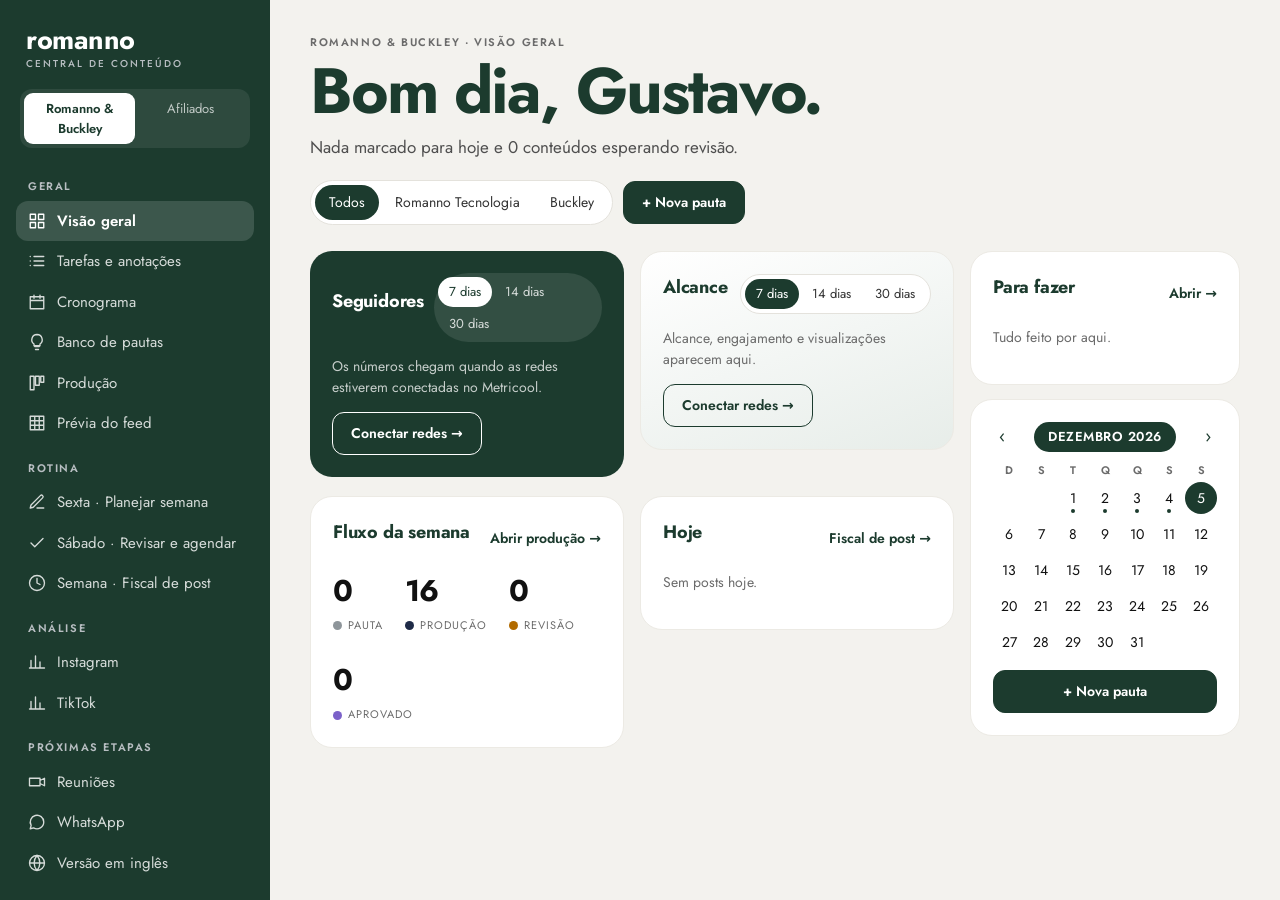
<file: index.html>
<!doctype html>
<html lang="pt-BR"><head><meta charset="utf-8"><meta name="viewport" content="width=device-width,initial-scale=1">
<title>Central de Conteúdo — Romanno & Buckley</title>
<link rel="preconnect" href="https://fonts.googleapis.com"><link href="https://fonts.googleapis.com/css2?family=Jost:wght@400;500;600;700;800&display=swap" rel="stylesheet">
<link rel="stylesheet" href="style.css"></head>
<body data-painel="marcas">
<aside class="lateral">
  <div class="logo">romanno<small>central de conteúdo</small></div>
  <div class="paineis"><a href="index.html" class="on">Romanno & Buckley</a><a href="afiliados.html" class="">Afiliados</a></div>
  <nav id="menu"></nav>
  <div class="eu"><span class="av">G</span>Gustavo</div>
</aside>
<main><div id="aviso" class="hide"></div><div id="conteudo"></div></main>
<dialog id="modal"></dialog>
<script>/* evita versão antiga em cache */for (const s of ['config.js', 'app.js']) document.write('<script src="' + s + '?v=' + Date.now() + '"><\/script>');</script>
</body></html>
</file>
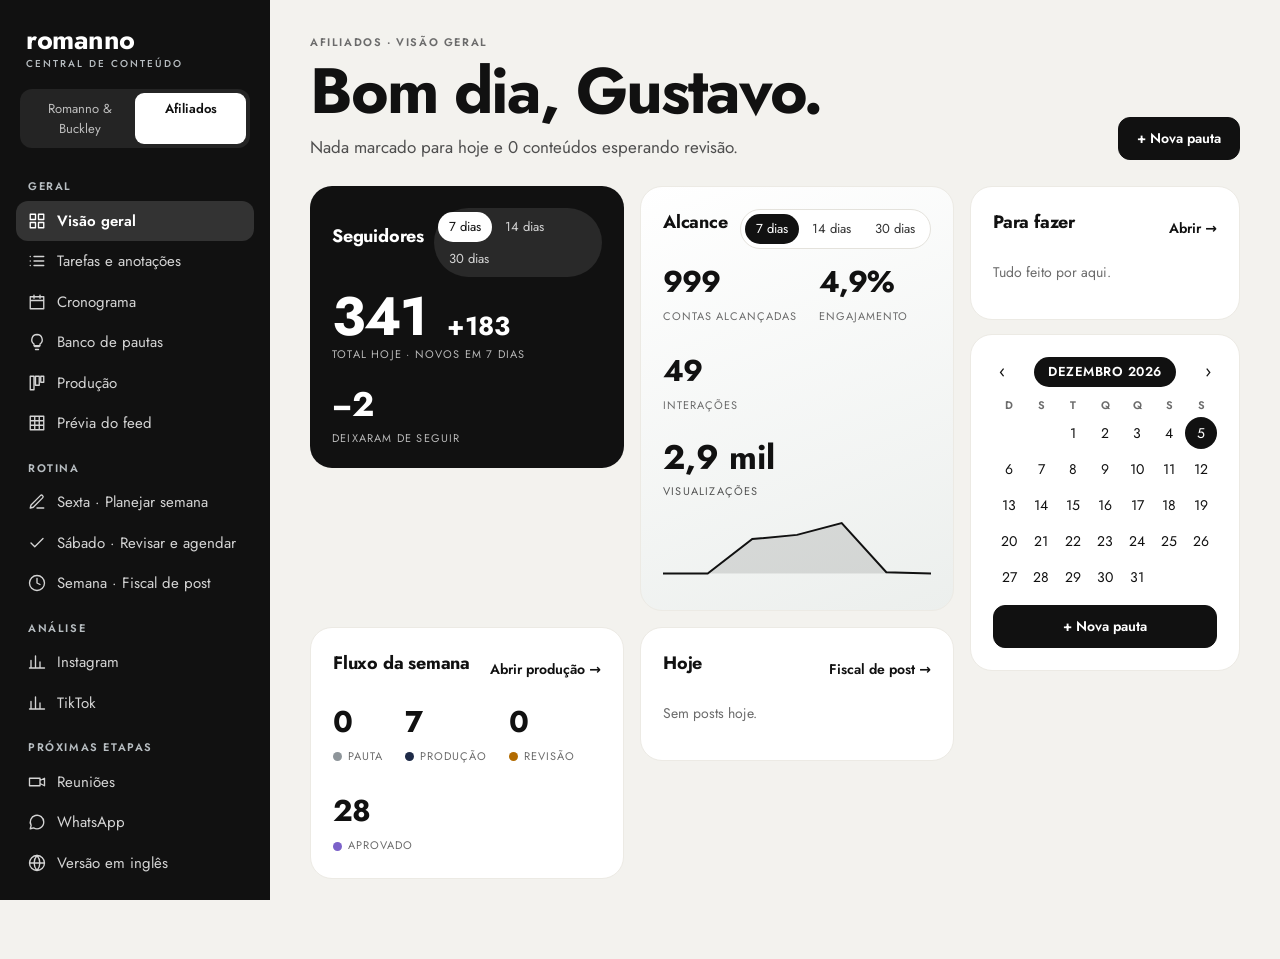
<file: afiliados.html>
<!doctype html>
<html lang="pt-BR"><head><meta charset="utf-8"><meta name="viewport" content="width=device-width,initial-scale=1">
<title>Central de Conteúdo — Afiliados</title>
<link rel="preconnect" href="https://fonts.googleapis.com"><link href="https://fonts.googleapis.com/css2?family=Jost:wght@400;500;600;700;800&display=swap" rel="stylesheet">
<link rel="stylesheet" href="style.css"></head>
<body data-painel="afiliados">
<aside class="lateral">
  <div class="logo">romanno<small>central de conteúdo</small></div>
  <div class="paineis"><a href="index.html" class="">Romanno & Buckley</a><a href="afiliados.html" class="on">Afiliados</a></div>
  <nav id="menu"></nav>
  <div class="eu"><span class="av">G</span>Gustavo</div>
</aside>
<main><div id="aviso" class="hide"></div><div id="conteudo"></div></main>
<dialog id="modal"></dialog>
<script>/* evita versão antiga em cache */for (const s of ['config.js', 'app.js']) document.write('<script src="' + s + '?v=' + Date.now() + '"><\/script>');</script>
</body></html>
</file>
<file: style.css>
:root { --marca: #1C3B2E; --marca2: #25503F; --claro: #E7EDE9; --papel: #F3F2EE; --carta: #fff; --tinta: #111; --cinza: #6B6B6B; --linha: #E4E2DC; --prata: #B8BEC2; --r: 22px }
* { box-sizing: border-box }
body { margin: 0; font: 15px/1.5 "Jost", system-ui, sans-serif; color: var(--tinta); background: var(--papel); display: flex; min-height: 100vh }
a { color: inherit; text-decoration: none }
button, input, select, textarea { font: inherit }

/* lateral */
.lateral { width: 270px; flex: none; background: var(--marca); color: #fff; padding: 26px 16px; position: sticky; top: 0; height: 100vh; overflow-y: auto; display: flex; flex-direction: column; transition: background .3s }
.logo { font-size: 27px; font-weight: 700; letter-spacing: -.5px; padding: 0 10px 14px; line-height: 1 }
.logo small { display: block; font-size: 10px; font-weight: 500; letter-spacing: 2px; text-transform: uppercase; color: var(--prata); margin-top: 6px }
.paineis { display: flex; background: rgba(255,255,255,.08); border-radius: 12px; padding: 4px; margin: 6px 4px 14px }
.paineis a { flex: 1; text-align: center; padding: 6px 4px; border-radius: 9px; font-size: 13px; color: rgba(255,255,255,.7) }
.paineis a.on { background: #fff; color: var(--marca); font-weight: 600 }
#menu .sec { font-size: 11px; letter-spacing: 1.6px; text-transform: uppercase; color: var(--prata); margin: 16px 12px 6px; font-weight: 600 }
#menu a { display: flex; align-items: center; gap: 11px; padding: 9px 12px; border-radius: 12px; color: rgba(255,255,255,.82); font-size: 15px }
#menu a:hover { background: rgba(255,255,255,.07) }
#menu a.on { background: rgba(255,255,255,.14); color: #fff; font-weight: 600 }
#menu span { flex: 1 }
.ico { width: 18px; height: 18px; fill: none; stroke: currentColor; stroke-width: 1.8; stroke-linecap: round; stroke-linejoin: round; flex: none }
.badge { background: #fff; color: var(--marca); border-radius: 99px; font-size: 11px; min-width: 20px; height: 20px; display: grid; place-items: center; padding: 0 6px }
.eu { margin-top: auto; padding: 18px 12px 0; display: flex; align-items: center; gap: 10px; color: rgba(255,255,255,.8) }
.av { width: 30px; height: 30px; border-radius: 50%; background: var(--prata); color: var(--marca); display: grid; place-items: center; font-weight: 700 }

/* conteúdo */
main { flex: 1; min-width: 0; padding: 34px 40px 80px }
.cabeca { display: flex; justify-content: space-between; align-items: flex-end; gap: 20px; flex-wrap: wrap; margin-bottom: 26px }
.eyebrow { font-size: 11px; letter-spacing: 1.6px; text-transform: uppercase; color: var(--cinza); font-weight: 600 }
h1 { font-size: clamp(38px, 5vw, 68px); line-height: 1; letter-spacing: -2px; margin: 8px 0 12px; color: var(--marca); font-weight: 700 }
.lead { color: #4F4F4F; max-width: 640px; margin: 0; font-size: 17px }
h2 { font-size: 21px; margin: 28px 0 12px; letter-spacing: -.3px }
h3 { font-size: 18px; margin: 0 0 12px; color: var(--marca); letter-spacing: -.2px }
.acoes { display: flex; gap: 10px; flex-wrap: wrap; align-items: center }
.muted { color: var(--cinza); font-size: 13px }
.vazio { color: var(--cinza); font-size: 14px }
.erro { color: #B3261E; font-size: 13px }
.ok { color: #1B6E34; font-size: 13px }
.pre { white-space: pre-wrap; margin: 0 }

.card { background: var(--carta); border-radius: var(--r); padding: 22px; margin-bottom: 14px; border: 1px solid #ECEAE4 }
.card.escuro { background: var(--marca); color: #fff; border: 0 }
.card.escuro h3 { color: #fff }
.card.claro { background: linear-gradient(160deg, #fff, var(--claro)) }
.card.destaque { background: var(--claro); border: 0 }
.card.mini { padding: 12px; border-radius: 14px; font-size: 14px }
.cardhead { display: flex; justify-content: space-between; align-items: center; gap: 10px; margin-bottom: 10px }
.cardhead a, .link { color: var(--marca); font-weight: 600; font-size: 14px; background: none; border: 0; padding: 0; cursor: pointer }

.btn { background: var(--marca); color: #fff; border: 1.5px solid var(--marca); padding: 10px 18px; border-radius: 12px; cursor: pointer; font-weight: 600; white-space: nowrap; display: inline-block; font-size: 14px }
.btn:hover { background: var(--marca2) }
.btn.ghost { background: transparent; color: var(--marca) }
.btn.ghost:hover { background: var(--claro) }
.btn.full { width: 100%; margin-top: 12px; text-align: center }
.btn:disabled { opacity: .35; cursor: default }
.redondo { width: 38px; height: 38px; border-radius: 50%; border: 1.5px solid var(--marca); background: #fff; color: var(--marca); cursor: pointer; font-size: 16px }
.seta { background: none; border: 0; cursor: pointer; font-size: 18px; color: var(--marca) }
.x { background: none; border: 0; font-size: 20px; color: var(--cinza); cursor: pointer; line-height: 1 }

.seg, .tabs { display: inline-flex; background: #fff; border: 1px solid var(--linha); border-radius: 99px; padding: 4px; gap: 2px; flex-wrap: wrap }
.seg button, .tabs button { border: 0; background: none; padding: 7px 14px; border-radius: 99px; cursor: pointer; font-size: 14px; color: #333 }
.seg button.on, .tabs button.on { background: var(--marca); color: #fff }
.card.escuro .tabs { background: rgba(255,255,255,.1); border: 0 }
.card.escuro .tabs button { color: rgba(255,255,255,.8) }
.card.escuro .tabs button.on { background: #fff; color: var(--marca) }
.tabs button { padding: 5px 11px; font-size: 13px }

label { display: block; font-size: 13px; font-weight: 600; color: #333; margin-bottom: 8px }
input, select, textarea { width: 100%; padding: 10px 12px; border: 1px solid #D9D6CE; border-radius: 10px; background: #fff; margin-top: 4px; font-weight: 400; font-size: 14px }
textarea { min-height: 84px; resize: vertical }
input[type=checkbox] { width: auto; margin: 0 6px 0 0; accent-color: var(--marca) }
.chk { display: flex; align-items: center; font-weight: 400; font-size: 14px; margin: 4px 0 }
.form-linha { display: flex; gap: 12px; align-items: flex-end; flex-wrap: wrap }
.form-linha label { margin: 0 }
.form-linha .btn { margin-bottom: 1px }
.cresce { flex: 1; min-width: 200px }
.row { display: flex; gap: 8px; align-items: center; flex-wrap: wrap; margin-top: 8px }
.row input, .row select { width: auto; margin: 0 }

.dot { display: inline-block; width: 9px; height: 9px; border-radius: 50%; margin-right: 6px; vertical-align: middle; flex: none }
.e-pauta { background: #8E959A } .e-producao { background: #1E2A47 } .e-revisao { background: #B26B00 } .e-aprovado { background: #7B61C9 } .e-agendado { background: #3B6FD8 } .e-publicado { background: #1B8A3C }
.tag { background: var(--claro); border-radius: 99px; padding: 1px 9px; font-size: 12px; font-weight: 500 }
.pill { background: var(--marca); color: #fff; border-radius: 99px; padding: 5px 14px; font-size: 13px; font-weight: 600; text-transform: uppercase; letter-spacing: .5px }

/* visão geral */
.grid-visao { display: grid; grid-template-columns: 1.1fr 1.1fr .9fr; gap: 16px; align-items: start }
.grid-visao > .card { margin: 0 }
.col-dir { grid-row: span 2 }
.big { font-size: 54px; font-weight: 700; letter-spacing: -2px; line-height: 1.1 }
.big small { font-size: 26px; letter-spacing: 0; margin-left: 8px }
.big2 { font-size: 34px; font-weight: 700; margin-top: 16px }
.sub { font-size: 11px; letter-spacing: 1.2px; text-transform: uppercase; opacity: .7 }
.kpis { display: flex; gap: 22px; flex-wrap: wrap }
.kpis b { display: block; font-size: 30px; font-weight: 700; letter-spacing: -1px }
.kpis span { font-size: 11px; letter-spacing: 1px; text-transform: uppercase; color: var(--cinza) }
.kpis.cards3, .kpis.cards { display: grid; grid-template-columns: repeat(auto-fill, minmax(170px, 1fr)); gap: 12px; margin-bottom: 14px }
.kpis.cards .card, .kpis.cards3 .card { margin: 0; padding: 16px }
.spark { width: 100%; height: 70px; margin-top: 12px }
.spark .area { fill: var(--marca); opacity: .12 } .spark .linha { fill: none; stroke: var(--marca); stroke-width: 2.5 }
.card.escuro .vazio { color: rgba(255,255,255,.75) }
.card.escuro .btn.ghost { color: #fff; border-color: #fff }
.li { display: flex; align-items: center; gap: 10px; padding: 9px 0; border-bottom: 1px solid #F0EEE8; flex-wrap: wrap }
.li:last-child { border-bottom: 0 }
.st { font-size: 12px; padding: 2px 8px; border-radius: 6px; background: #EEE }
.st-publicado { background: #E3F6E8; color: #1B6E34 } .st-falhou { background: #FDE7E7; color: #A12020 } .st-manual, .st-aguardando { background: #FFF1D6; color: #8A5A00 } .st-agendado, .st-aprovado { background: var(--claro); color: var(--marca) }
.calhead { display: flex; justify-content: space-between; align-items: center; margin-bottom: 10px }
.minical { display: grid; grid-template-columns: repeat(7, 1fr); text-align: center; gap: 4px 0; font-size: 14px }
.minical b { font-size: 11px; color: var(--cinza); font-weight: 600 }
.minical a { position: relative; padding: 5px 0; border-radius: 50%; aspect-ratio: 1; display: grid; place-items: center }
.minical a.hoje { background: var(--marca); color: #fff; width: 32px; margin: auto }
.minical a i { position: absolute; bottom: 1px; left: 50%; width: 4px; height: 4px; border-radius: 50%; background: var(--marca); transform: translateX(-50%) }

/* tarefas */
.tarefa.feito span { text-decoration: line-through; color: var(--cinza) }
.tarefa span:first-of-type { flex: 1 }

/* cronograma */
.legenda { display: flex; gap: 16px; flex-wrap: wrap; font-size: 13px; color: #444; margin-bottom: 14px }
.cal { background: #fff; border-radius: var(--r); overflow: hidden; border: 1px solid #ECEAE4 }
.cal-h, .cal-g { display: grid; grid-template-columns: repeat(7, minmax(0, 1fr)) }
.cal-h b { padding: 12px; font-size: 12px; letter-spacing: 1px; text-transform: uppercase; color: var(--cinza); background: #F7F5F0 }
.dia { min-height: 128px; padding: 8px; border-top: 1px solid #F0EEE8; border-left: 1px solid #F0EEE8; cursor: pointer }
.dia.fora { background: #F3F1EC; cursor: default }
.dia.hoje .n { background: var(--marca); color: #fff; border-radius: 99px; padding: 1px 8px }
.dia .n { font-weight: 600; font-size: 14px; display: inline-block; margin-bottom: 6px }
.evento { display: block; width: 100%; text-align: left; border: 0; background: #F4F3EF; border-radius: 9px; padding: 5px 7px; font-size: 12px; margin-bottom: 4px; cursor: pointer; line-height: 1.3; overflow: hidden }
.evento b { color: var(--cinza); font-weight: 500 }
.evento.reun { background: #FDE7E7 }

/* banco */
.acordeao { border-radius: 18px; overflow: hidden; background: #fff; margin-bottom: 14px; border: 1px solid #ECEAE4 }
.acordeao summary { color: #fff; padding: 14px 22px; font-weight: 600; font-size: 17px; cursor: pointer; list-style: none }
.acordeao summary::before { content: '›'; display: inline-block; margin-right: 10px; transition: .2s }
.acordeao[open] summary::before { transform: rotate(90deg) }
.cont { background: rgba(255,255,255,.2); border-radius: 99px; padding: 0 8px; font-size: 13px; margin-left: 6px }
.acordeao .li, .acordeao .vazio { padding: 14px 22px; margin: 0 }

/* produção */
.kanban { display: grid; grid-auto-flow: column; grid-auto-columns: minmax(250px, 1fr); gap: 14px; overflow-x: auto; padding-bottom: 10px }
.coluna { background: #EAE8E2; border-radius: var(--r); padding: 12px; min-height: 420px }
.colhead { font-size: 12px; letter-spacing: 1px; text-transform: uppercase; font-weight: 600; padding: 4px 6px 12px; display: flex; align-items: center; gap: 4px }
.colhead .muted { margin-left: auto }
.kcard { padding: 16px; cursor: grab; margin-bottom: 10px }
.kcard b { display: block; line-height: 1.3; margin-bottom: 8px }
.meta { font-size: 13px; color: var(--cinza); margin: 2px 0 }
.kacoes { display: flex; justify-content: flex-end; gap: 8px; margin-top: 10px }
.coluna .vazio { padding: 6px; font-size: 13px }

/* planejar / revisar */
.duas { display: grid; grid-template-columns: 1fr 1fr; gap: 18px }
.duas.larga { grid-template-columns: 1.8fr 1fr }
.tres { display: grid; grid-template-columns: repeat(3, 1fr); gap: 12px }
.grade5 { display: grid; grid-template-columns: repeat(5, minmax(0, 1fr)); gap: 8px }
.falta { background: #FFF6E5; padding: 10px 14px; border-radius: 12px; margin-bottom: 6px; font-size: 14px }
.destinos { display: grid; grid-template-columns: repeat(auto-fill, minmax(250px, 1fr)); gap: 12px; margin-top: 12px }
.destino { border: 1px solid #ECEAE4; border-radius: 16px; padding: 12px; background: #FBFAF7 }
.prevtopo { font-size: 13px; margin-bottom: 6px }
.previa { white-space: pre-wrap; background: #fff; border: 1px dashed #D9D6CE; border-radius: 10px; padding: 8px; font-size: 13px; min-height: 36px }
.modo { font-size: 12px; padding: 2px 8px; border-radius: 6px; display: inline-block; font-weight: 500 }
.modo.auto { background: #E3F6E8; color: #1B6E34 } .modo.manual { background: #FFF1D6; color: #8A5A00 } .modo.conexao, .modo.pendente { background: #FDE7E7; color: #A12020 }
table { width: 100%; border-collapse: collapse; font-size: 13px }
td { padding: 9px 4px; border-bottom: 1px solid #F0EEE8; vertical-align: top }
tr.nao { opacity: .5 }
.sticky { position: sticky; top: 20px }
.alerta { display: block; padding: 11px 14px; border-radius: 12px; margin: 8px 0; font-size: 14px }
.alerta.erro { background: #FDE7E7; color: #A12020 } .alerta.manual { background: #FFF1D6; color: #8A5A00 }
.card.linha { display: grid; grid-template-columns: 2fr 1.2fr 1.4fr auto; gap: 12px; align-items: center; padding: 16px }
.card.linha select, .card.linha input { margin: 0 }

/* feed */
.abas-perfil { margin-bottom: 16px }
.perfil-topo { display: flex; gap: 14px; align-items: center; margin-bottom: 14px }
.avatar { width: 64px; height: 64px; border-radius: 50%; color: #fff; display: grid; place-items: center; font-size: 26px; font-weight: 700 }
.grade-feed { display: grid; grid-template-columns: repeat(3, 1fr); gap: 3px }
.tile { aspect-ratio: 4/5; border: 0; background-size: cover; background-position: center; color: #fff; position: relative; cursor: pointer; padding: 10px; text-align: left; display: flex; align-items: flex-end }
.tile-tag { position: absolute; top: 6px; left: 6px; background: rgba(0,0,0,.45); font-size: 11px; padding: 2px 6px; border-radius: 6px }
.tile-t { font-weight: 700; font-size: 15px; line-height: 1.2 }

/* análise */
.barras { display: flex; gap: 6px; align-items: flex-end; height: 170px; padding-top: 10px }
.barras div { flex: 1; height: 100%; display: flex; flex-direction: column; justify-content: flex-end; align-items: center; gap: 4px }
.barras i { width: 100%; background: var(--marca); opacity: .75; border-radius: 6px 6px 0 0; min-height: 2px }
.barras span { font-size: 10px; color: var(--cinza) }

/* contas */
.marca-bloco { padding: 0; overflow: hidden }
.marca-topo { color: #fff; padding: 16px 22px; display: flex; justify-content: space-between; flex-wrap: wrap; gap: 6px }
.marca-topo span { opacity: .75; font-size: 13px }
.marca-bloco > p, .marca-bloco .li { margin: 0 22px }
.marca-bloco > p { margin-top: 12px }
.rede { width: 38px; height: 38px; border-radius: 12px; display: grid; place-items: center; color: #fff; font-weight: 700 }
.r-instagram { background: linear-gradient(45deg, #F58529, #DD2A7B, #8134AF) } .r-tiktok { background: #111 } .r-facebook { background: #1877F2 } .r-threads { background: #000 }

dialog { border: 0; border-radius: 26px; padding: 0; width: min(760px, 94vw); box-shadow: 0 30px 80px rgba(0,0,0,.25) }
dialog::backdrop { background: rgba(17,17,17,.4) }
.modal { padding: 26px }
.modal h2 { margin: 0; color: var(--marca) }

.aviso { background: #FFF1D6; padding: 10px 14px; border-radius: 12px; margin-bottom: 16px } .aviso.erro { background: #FDE7E7 }
.hide { display: none }

@media (max-width: 1100px) { .grid-visao { grid-template-columns: 1fr 1fr } .col-dir { grid-row: auto } .duas, .duas.larga, .tres { grid-template-columns: 1fr } .grade5 { grid-template-columns: 1fr } }
@media (max-width: 760px) {
  body { display: block }
  .lateral { position: static; width: auto; height: auto; padding: 16px }
  #menu { display: flex; overflow-x: auto; gap: 4px } #menu .sec { display: none } #menu a { white-space: nowrap }
  .eu { display: none }
  main { padding: 20px 16px 60px }
  .grid-visao { grid-template-columns: 1fr }
  .cal-g .dia { min-height: 80px; padding: 4px } .evento { font-size: 10px }
  .card.linha { grid-template-columns: 1fr }
}
.disp { display: grid; grid-template-columns: repeat(auto-fill, minmax(340px, 1fr)); gap: 12px }
.disp h2 { grid-column: 1 / -1 }
.disp .card { margin: 0 }
.card.mini .chk { align-items: flex-start; flex-wrap: wrap; line-height: 1.3 }
.card.mini .chk .muted { width: 100%; padding-left: 22px; font-size: 12px }
.card.linha .leg { grid-column: 1 / -1; font-size: 14px; line-height: 1.5 }
.redes { display: flex; gap: 3px; margin-top: 4px }
.redes i { font-style: normal; font-size: 9px; font-weight: 700; padding: 1px 4px; border-radius: 4px; background: #E3E0D8; color: #6B6B6B }
.redes i.ok { background: #1B8A3C; color: #fff } .redes i.x { background: #C62828; color: #fff }
.evento.parcial { background: #FFF1D6 } .evento.atrasado { background: #FDE7E7 }
.chk.postado { font-weight: 600; margin: 0 }
</file>
